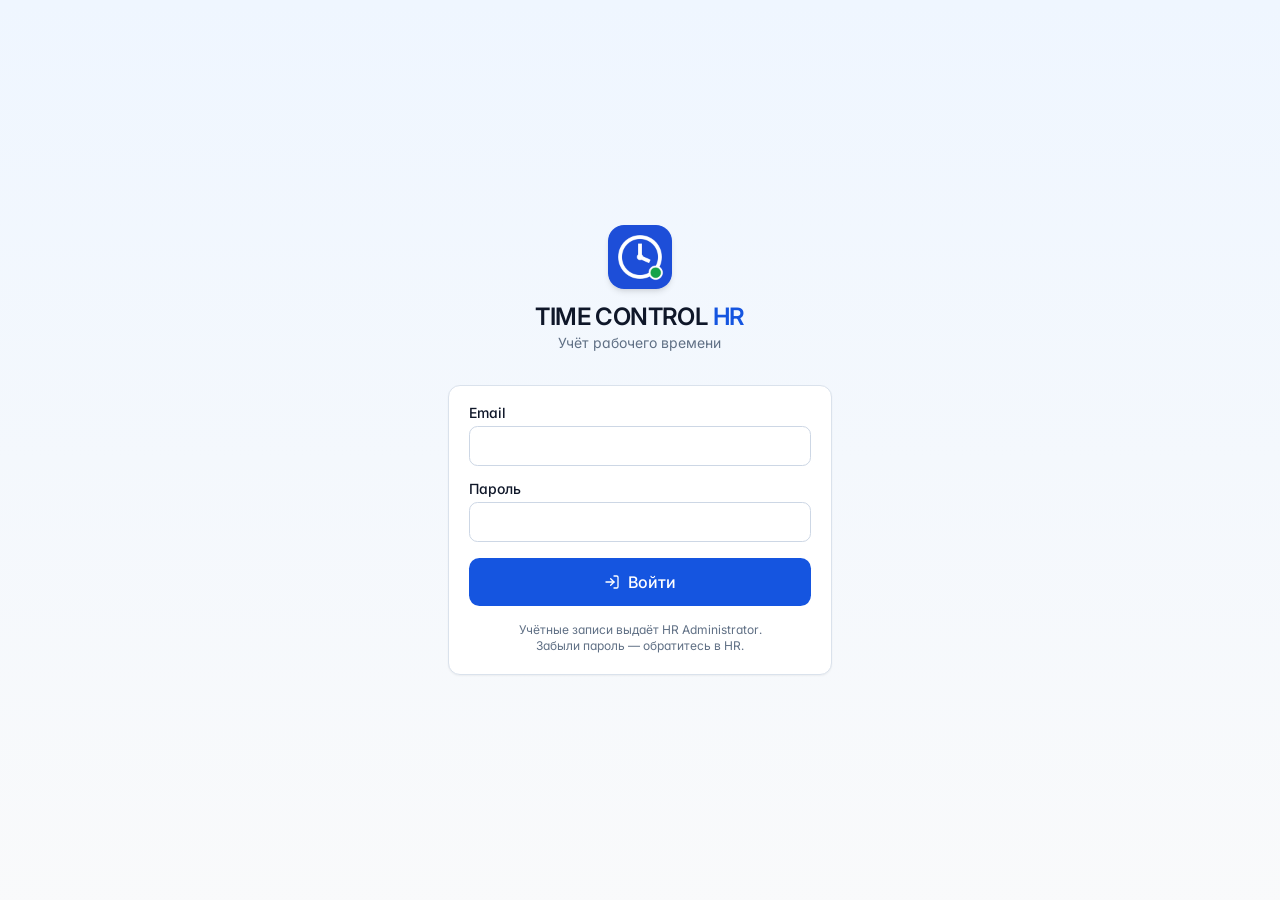
<file: index.html>
<!doctype html>
<html lang="ru">
  <head>
    <meta charset="UTF-8" />
    <meta name="viewport" content="width=device-width, initial-scale=1.0, viewport-fit=cover" />
    <meta name="theme-color" content="#1d4ed8" />
    <meta name="apple-mobile-web-app-capable" content="yes" />
    <meta name="apple-mobile-web-app-status-bar-style" content="default" />
    <meta name="apple-mobile-web-app-title" content="Time Control" />
    <link rel="manifest" href="/manifest.webmanifest" />
    <link rel="icon" type="image/png" href="/icons/icon-192.png" />
    <link rel="apple-touch-icon" href="/icons/apple-touch-icon.png" />
    <link rel="preconnect" href="https://fonts.googleapis.com" />
    <link href="https://fonts.googleapis.com/css2?family=Inter:wght@400;500;600;700&display=swap" rel="stylesheet" />
    <title>TIME CONTROL HR</title>
    <script type="module" crossorigin src="/index-CXpSJD7t.js"></script>
    <link rel="modulepreload" crossorigin href="/react-lmePvZYK.js">
    <link rel="modulepreload" crossorigin href="/supabase-Bq6blPwG.js">
    <link rel="stylesheet" crossorigin href="/index-PnrCjFMm.css">
  </head>
  <body>
    <div id="root"></div>
  </body>
</html>
</file>
<file: index-PnrCjFMm.css>
.leaflet-pane,.leaflet-tile,.leaflet-marker-icon,.leaflet-marker-shadow,.leaflet-tile-container,.leaflet-pane>svg,.leaflet-pane>canvas,.leaflet-zoom-box,.leaflet-image-layer,.leaflet-layer{position:absolute;left:0;top:0}.leaflet-container{overflow:hidden}.leaflet-tile,.leaflet-marker-icon,.leaflet-marker-shadow{-webkit-user-select:none;-moz-user-select:none;user-select:none;-webkit-user-drag:none}.leaflet-tile::-moz-selection{background:transparent}.leaflet-tile::selection{background:transparent}.leaflet-safari .leaflet-tile{image-rendering:-webkit-optimize-contrast}.leaflet-safari .leaflet-tile-container{width:1600px;height:1600px;-webkit-transform-origin:0 0}.leaflet-marker-icon,.leaflet-marker-shadow{display:block}.leaflet-container .leaflet-overlay-pane svg{max-width:none!important;max-height:none!important}.leaflet-container .leaflet-marker-pane img,.leaflet-container .leaflet-shadow-pane img,.leaflet-container .leaflet-tile-pane img,.leaflet-container img.leaflet-image-layer,.leaflet-container .leaflet-tile{max-width:none!important;max-height:none!important;width:auto;padding:0}.leaflet-container img.leaflet-tile{mix-blend-mode:plus-lighter}.leaflet-container.leaflet-touch-zoom{touch-action:pan-x pan-y}.leaflet-container.leaflet-touch-drag{touch-action:none;touch-action:pinch-zoom}.leaflet-container.leaflet-touch-drag.leaflet-touch-zoom{touch-action:none}.leaflet-container{-webkit-tap-highlight-color:transparent}.leaflet-container a{-webkit-tap-highlight-color:rgba(51,181,229,.4)}.leaflet-tile{filter:inherit;visibility:hidden}.leaflet-tile-loaded{visibility:inherit}.leaflet-zoom-box{width:0;height:0;box-sizing:border-box;z-index:800}.leaflet-overlay-pane svg{-moz-user-select:none}.leaflet-pane{z-index:400}.leaflet-tile-pane{z-index:200}.leaflet-overlay-pane{z-index:400}.leaflet-shadow-pane{z-index:500}.leaflet-marker-pane{z-index:600}.leaflet-tooltip-pane{z-index:650}.leaflet-popup-pane{z-index:700}.leaflet-map-pane canvas{z-index:100}.leaflet-map-pane svg{z-index:200}.leaflet-vml-shape{width:1px;height:1px}.lvml{behavior:url(#default#VML);display:inline-block;position:absolute}.leaflet-control{position:relative;z-index:800;pointer-events:visiblePainted;pointer-events:auto}.leaflet-top,.leaflet-bottom{position:absolute;z-index:1000;pointer-events:none}.leaflet-top{top:0}.leaflet-right{right:0}.leaflet-bottom{bottom:0}.leaflet-left{left:0}.leaflet-control{float:left;clear:both}.leaflet-right .leaflet-control{float:right}.leaflet-top .leaflet-control{margin-top:10px}.leaflet-bottom .leaflet-control{margin-bottom:10px}.leaflet-left .leaflet-control{margin-left:10px}.leaflet-right .leaflet-control{margin-right:10px}.leaflet-fade-anim .leaflet-popup{opacity:0;transition:opacity .2s linear}.leaflet-fade-anim .leaflet-map-pane .leaflet-popup{opacity:1}.leaflet-zoom-animated{transform-origin:0 0}svg.leaflet-zoom-animated{will-change:transform}.leaflet-zoom-anim .leaflet-zoom-animated{transition:transform .25s cubic-bezier(0,0,.25,1)}.leaflet-zoom-anim .leaflet-tile,.leaflet-pan-anim .leaflet-tile{transition:none}.leaflet-zoom-anim .leaflet-zoom-hide{visibility:hidden}.leaflet-interactive{cursor:pointer}.leaflet-grab{cursor:grab}.leaflet-crosshair,.leaflet-crosshair .leaflet-interactive{cursor:crosshair}.leaflet-popup-pane,.leaflet-control{cursor:auto}.leaflet-dragging .leaflet-grab,.leaflet-dragging .leaflet-grab .leaflet-interactive,.leaflet-dragging .leaflet-marker-draggable{cursor:move;cursor:grabbing}.leaflet-marker-icon,.leaflet-marker-shadow,.leaflet-image-layer,.leaflet-pane>svg path,.leaflet-tile-container{pointer-events:none}.leaflet-marker-icon.leaflet-interactive,.leaflet-image-layer.leaflet-interactive,.leaflet-pane>svg path.leaflet-interactive,svg.leaflet-image-layer.leaflet-interactive path{pointer-events:visiblePainted;pointer-events:auto}.leaflet-container{background:#ddd;outline-offset:1px}.leaflet-container a{color:#0078a8}.leaflet-zoom-box{border:2px dotted #38f;background:#ffffff80}.leaflet-container{font-family:Helvetica Neue,Arial,Helvetica,sans-serif;font-size:12px;font-size:.75rem;line-height:1.5}.leaflet-bar{box-shadow:0 1px 5px #000000a6;border-radius:4px}.leaflet-bar a{background-color:#fff;border-bottom:1px solid #ccc;width:26px;height:26px;line-height:26px;display:block;text-align:center;text-decoration:none;color:#000}.leaflet-bar a,.leaflet-control-layers-toggle{background-position:50% 50%;background-repeat:no-repeat;display:block}.leaflet-bar a:hover,.leaflet-bar a:focus{background-color:#f4f4f4}.leaflet-bar a:first-child{border-top-left-radius:4px;border-top-right-radius:4px}.leaflet-bar a:last-child{border-bottom-left-radius:4px;border-bottom-right-radius:4px;border-bottom:none}.leaflet-bar a.leaflet-disabled{cursor:default;background-color:#f4f4f4;color:#bbb}.leaflet-touch .leaflet-bar a{width:30px;height:30px;line-height:30px}.leaflet-touch .leaflet-bar a:first-child{border-top-left-radius:2px;border-top-right-radius:2px}.leaflet-touch .leaflet-bar a:last-child{border-bottom-left-radius:2px;border-bottom-right-radius:2px}.leaflet-control-zoom-in,.leaflet-control-zoom-out{font:700 18px Lucida Console,Monaco,monospace;text-indent:1px}.leaflet-touch .leaflet-control-zoom-in,.leaflet-touch .leaflet-control-zoom-out{font-size:22px}.leaflet-control-layers{box-shadow:0 1px 5px #0006;background:#fff;border-radius:5px}.leaflet-control-layers-toggle{background-image:url([data-uri]);width:36px;height:36px}.leaflet-retina .leaflet-control-layers-toggle{background-image:url([data-uri]);background-size:26px 26px}.leaflet-touch .leaflet-control-layers-toggle{width:44px;height:44px}.leaflet-control-layers .leaflet-control-layers-list,.leaflet-control-layers-expanded .leaflet-control-layers-toggle{display:none}.leaflet-control-layers-expanded .leaflet-control-layers-list{display:block;position:relative}.leaflet-control-layers-expanded{padding:6px 10px 6px 6px;color:#333;background:#fff}.leaflet-control-layers-scrollbar{overflow-y:scroll;overflow-x:hidden;padding-right:5px}.leaflet-control-layers-selector{margin-top:2px;position:relative;top:1px}.leaflet-control-layers label{display:block;font-size:13px;font-size:1.08333em}.leaflet-control-layers-separator{height:0;border-top:1px solid #ddd;margin:5px -10px 5px -6px}.leaflet-default-icon-path{background-image:url([data-uri])}.leaflet-container .leaflet-control-attribution{background:#fff;background:#fffc;margin:0}.leaflet-control-attribution,.leaflet-control-scale-line{padding:0 5px;color:#333;line-height:1.4}.leaflet-control-attribution a{text-decoration:none}.leaflet-control-attribution a:hover,.leaflet-control-attribution a:focus{text-decoration:underline}.leaflet-attribution-flag{display:inline!important;vertical-align:baseline!important;width:1em;height:.6669em}.leaflet-left .leaflet-control-scale{margin-left:5px}.leaflet-bottom .leaflet-control-scale{margin-bottom:5px}.leaflet-control-scale-line{border:2px solid #777;border-top:none;line-height:1.1;padding:2px 5px 1px;white-space:nowrap;box-sizing:border-box;background:#fffc;text-shadow:1px 1px #fff}.leaflet-control-scale-line:not(:first-child){border-top:2px solid #777;border-bottom:none;margin-top:-2px}.leaflet-control-scale-line:not(:first-child):not(:last-child){border-bottom:2px solid #777}.leaflet-touch .leaflet-control-attribution,.leaflet-touch .leaflet-control-layers,.leaflet-touch .leaflet-bar{box-shadow:none}.leaflet-touch .leaflet-control-layers,.leaflet-touch .leaflet-bar{border:2px solid rgba(0,0,0,.2);background-clip:padding-box}.leaflet-popup{position:absolute;text-align:center;margin-bottom:20px}.leaflet-popup-content-wrapper{padding:1px;text-align:left;border-radius:12px}.leaflet-popup-content{margin:13px 24px 13px 20px;line-height:1.3;font-size:13px;font-size:1.08333em;min-height:1px}.leaflet-popup-content p{margin:1.3em 0}.leaflet-popup-tip-container{width:40px;height:20px;position:absolute;left:50%;margin-top:-1px;margin-left:-20px;overflow:hidden;pointer-events:none}.leaflet-popup-tip{width:17px;height:17px;padding:1px;margin:-10px auto 0;pointer-events:auto;transform:rotate(45deg)}.leaflet-popup-content-wrapper,.leaflet-popup-tip{background:#fff;color:#333;box-shadow:0 3px 14px #0006}.leaflet-container a.leaflet-popup-close-button{position:absolute;top:0;right:0;border:none;text-align:center;width:24px;height:24px;font:16px/24px Tahoma,Verdana,sans-serif;color:#757575;text-decoration:none;background:transparent}.leaflet-container a.leaflet-popup-close-button:hover,.leaflet-container a.leaflet-popup-close-button:focus{color:#585858}.leaflet-popup-scrolled{overflow:auto}.leaflet-oldie .leaflet-popup-content-wrapper{-ms-zoom:1}.leaflet-oldie .leaflet-popup-tip{width:24px;margin:0 auto;-ms-filter:"progid:DXImageTransform.Microsoft.Matrix(M11=0.70710678, M12=0.70710678, M21=-0.70710678, M22=0.70710678)";filter:progid:DXImageTransform.Microsoft.Matrix(M11=.70710678,M12=.70710678,M21=-.70710678,M22=.70710678)}.leaflet-oldie .leaflet-control-zoom,.leaflet-oldie .leaflet-control-layers,.leaflet-oldie .leaflet-popup-content-wrapper,.leaflet-oldie .leaflet-popup-tip{border:1px solid #999}.leaflet-div-icon{background:#fff;border:1px solid #666}.leaflet-tooltip{position:absolute;padding:6px;background-color:#fff;border:1px solid #fff;border-radius:3px;color:#222;white-space:nowrap;-webkit-user-select:none;-moz-user-select:none;user-select:none;pointer-events:none;box-shadow:0 1px 3px #0006}.leaflet-tooltip.leaflet-interactive{cursor:pointer;pointer-events:auto}.leaflet-tooltip-top:before,.leaflet-tooltip-bottom:before,.leaflet-tooltip-left:before,.leaflet-tooltip-right:before{position:absolute;pointer-events:none;border:6px solid transparent;background:transparent;content:""}.leaflet-tooltip-bottom{margin-top:6px}.leaflet-tooltip-top{margin-top:-6px}.leaflet-tooltip-bottom:before,.leaflet-tooltip-top:before{left:50%;margin-left:-6px}.leaflet-tooltip-top:before{bottom:0;margin-bottom:-12px;border-top-color:#fff}.leaflet-tooltip-bottom:before{top:0;margin-top:-12px;margin-left:-6px;border-bottom-color:#fff}.leaflet-tooltip-left{margin-left:-6px}.leaflet-tooltip-right{margin-left:6px}.leaflet-tooltip-left:before,.leaflet-tooltip-right:before{top:50%;margin-top:-6px}.leaflet-tooltip-left:before{right:0;margin-right:-12px;border-left-color:#fff}.leaflet-tooltip-right:before{left:0;margin-left:-12px;border-right-color:#fff}@media print{.leaflet-control{-webkit-print-color-adjust:exact;print-color-adjust:exact}}*,:before,:after{--tw-border-spacing-x: 0;--tw-border-spacing-y: 0;--tw-translate-x: 0;--tw-translate-y: 0;--tw-rotate: 0;--tw-skew-x: 0;--tw-skew-y: 0;--tw-scale-x: 1;--tw-scale-y: 1;--tw-pan-x: ;--tw-pan-y: ;--tw-pinch-zoom: ;--tw-scroll-snap-strictness: proximity;--tw-gradient-from-position: ;--tw-gradient-via-position: ;--tw-gradient-to-position: ;--tw-ordinal: ;--tw-slashed-zero: ;--tw-numeric-figure: ;--tw-numeric-spacing: ;--tw-numeric-fraction: ;--tw-ring-inset: ;--tw-ring-offset-width: 0px;--tw-ring-offset-color: #fff;--tw-ring-color: rgb(59 130 246 / .5);--tw-ring-offset-shadow: 0 0 #0000;--tw-ring-shadow: 0 0 #0000;--tw-shadow: 0 0 #0000;--tw-shadow-colored: 0 0 #0000;--tw-blur: ;--tw-brightness: ;--tw-contrast: ;--tw-grayscale: ;--tw-hue-rotate: ;--tw-invert: ;--tw-saturate: ;--tw-sepia: ;--tw-drop-shadow: ;--tw-backdrop-blur: ;--tw-backdrop-brightness: ;--tw-backdrop-contrast: ;--tw-backdrop-grayscale: ;--tw-backdrop-hue-rotate: ;--tw-backdrop-invert: ;--tw-backdrop-opacity: ;--tw-backdrop-saturate: ;--tw-backdrop-sepia: ;--tw-contain-size: ;--tw-contain-layout: ;--tw-contain-paint: ;--tw-contain-style: }::backdrop{--tw-border-spacing-x: 0;--tw-border-spacing-y: 0;--tw-translate-x: 0;--tw-translate-y: 0;--tw-rotate: 0;--tw-skew-x: 0;--tw-skew-y: 0;--tw-scale-x: 1;--tw-scale-y: 1;--tw-pan-x: ;--tw-pan-y: ;--tw-pinch-zoom: ;--tw-scroll-snap-strictness: proximity;--tw-gradient-from-position: ;--tw-gradient-via-position: ;--tw-gradient-to-position: ;--tw-ordinal: ;--tw-slashed-zero: ;--tw-numeric-figure: ;--tw-numeric-spacing: ;--tw-numeric-fraction: ;--tw-ring-inset: ;--tw-ring-offset-width: 0px;--tw-ring-offset-color: #fff;--tw-ring-color: rgb(59 130 246 / .5);--tw-ring-offset-shadow: 0 0 #0000;--tw-ring-shadow: 0 0 #0000;--tw-shadow: 0 0 #0000;--tw-shadow-colored: 0 0 #0000;--tw-blur: ;--tw-brightness: ;--tw-contrast: ;--tw-grayscale: ;--tw-hue-rotate: ;--tw-invert: ;--tw-saturate: ;--tw-sepia: ;--tw-drop-shadow: ;--tw-backdrop-blur: ;--tw-backdrop-brightness: ;--tw-backdrop-contrast: ;--tw-backdrop-grayscale: ;--tw-backdrop-hue-rotate: ;--tw-backdrop-invert: ;--tw-backdrop-opacity: ;--tw-backdrop-saturate: ;--tw-backdrop-sepia: ;--tw-contain-size: ;--tw-contain-layout: ;--tw-contain-paint: ;--tw-contain-style: }*,:before,:after{box-sizing:border-box;border-width:0;border-style:solid;border-color:#e5e7eb}:before,:after{--tw-content: ""}html,:host{line-height:1.5;-webkit-text-size-adjust:100%;-moz-tab-size:4;-o-tab-size:4;tab-size:4;font-family:Inter,system-ui,-apple-system,Segoe UI,Roboto,sans-serif;font-feature-settings:normal;font-variation-settings:normal;-webkit-tap-highlight-color:transparent}body{margin:0;line-height:inherit}hr{height:0;color:inherit;border-top-width:1px}abbr:where([title]){-webkit-text-decoration:underline dotted;text-decoration:underline dotted}h1,h2,h3,h4,h5,h6{font-size:inherit;font-weight:inherit}a{color:inherit;text-decoration:inherit}b,strong{font-weight:bolder}code,kbd,samp,pre{font-family:ui-monospace,SFMono-Regular,Menlo,Monaco,Consolas,Liberation Mono,Courier New,monospace;font-feature-settings:normal;font-variation-settings:normal;font-size:1em}small{font-size:80%}sub,sup{font-size:75%;line-height:0;position:relative;vertical-align:baseline}sub{bottom:-.25em}sup{top:-.5em}table{text-indent:0;border-color:inherit;border-collapse:collapse}button,input,optgroup,select,textarea{font-family:inherit;font-feature-settings:inherit;font-variation-settings:inherit;font-size:100%;font-weight:inherit;line-height:inherit;letter-spacing:inherit;color:inherit;margin:0;padding:0}button,select{text-transform:none}button,input:where([type=button]),input:where([type=reset]),input:where([type=submit]){-webkit-appearance:button;background-color:transparent;background-image:none}:-moz-focusring{outline:auto}:-moz-ui-invalid{box-shadow:none}progress{vertical-align:baseline}::-webkit-inner-spin-button,::-webkit-outer-spin-button{height:auto}[type=search]{-webkit-appearance:textfield;outline-offset:-2px}::-webkit-search-decoration{-webkit-appearance:none}::-webkit-file-upload-button{-webkit-appearance:button;font:inherit}summary{display:list-item}blockquote,dl,dd,h1,h2,h3,h4,h5,h6,hr,figure,p,pre{margin:0}fieldset{margin:0;padding:0}legend{padding:0}ol,ul,menu{list-style:none;margin:0;padding:0}dialog{padding:0}textarea{resize:vertical}input::-moz-placeholder,textarea::-moz-placeholder{opacity:1;color:#9ca3af}input::placeholder,textarea::placeholder{opacity:1;color:#9ca3af}button,[role=button]{cursor:pointer}:disabled{cursor:default}img,svg,video,canvas,audio,iframe,embed,object{display:block;vertical-align:middle}img,video{max-width:100%;height:auto}[hidden]:where(:not([hidden=until-found])){display:none}:root{--background: 210 20% 98%;--foreground: 222 47% 11%;--card: 0 0% 100%;--card-foreground: 222 47% 11%;--primary: 221 83% 48%;--primary-foreground: 0 0% 100%;--secondary: 214 32% 94%;--secondary-foreground: 222 47% 11%;--muted: 210 40% 96%;--muted-foreground: 215 16% 45%;--accent: 214 95% 96%;--accent-foreground: 221 83% 40%;--destructive: 0 72% 51%;--destructive-foreground: 0 0% 100%;--success: 142 72% 34%;--success-foreground: 0 0% 100%;--warning: 32 95% 44%;--warning-foreground: 0 0% 100%;--border: 214 32% 89%;--input: 214 32% 85%;--ring: 221 83% 53%;--radius: .65rem}*{border-color:hsl(var(--border))}html{-webkit-tap-highlight-color:transparent}body{background-color:hsl(var(--background));color:hsl(var(--foreground));-webkit-font-smoothing:antialiased;-moz-osx-font-smoothing:grayscale;font-feature-settings:"tnum" 1,"cv11" 1}.tabular{font-variant-numeric:tabular-nums}.sr-only{position:absolute;width:1px;height:1px;padding:0;margin:-1px;overflow:hidden;clip:rect(0,0,0,0);white-space:nowrap;border-width:0}.pointer-events-none{pointer-events:none}.fixed{position:fixed}.absolute{position:absolute}.relative{position:relative}.sticky{position:sticky}.inset-0{top:0;right:0;bottom:0;left:0}.inset-x-0{left:0;right:0}.inset-y-0{top:0;bottom:0}.bottom-0{bottom:0}.bottom-2{bottom:.5rem}.left-0{left:0}.left-2{left:.5rem}.left-3{left:.75rem}.right-1{right:.25rem}.top-0{top:0}.top-1{top:.25rem}.top-1\/2{top:50%}.z-20{z-index:20}.z-30{z-index:30}.z-50{z-index:50}.z-\[1000\]{z-index:1000}.z-\[1001\]{z-index:1001}.z-\[500\]{z-index:500}.col-span-2{grid-column:span 2 / span 2}.-mx-1{margin-left:-.25rem;margin-right:-.25rem}.mx-auto{margin-left:auto;margin-right:auto}.mb-1{margin-bottom:.25rem}.mb-2{margin-bottom:.5rem}.mb-3{margin-bottom:.75rem}.mb-4{margin-bottom:1rem}.mb-5{margin-bottom:1.25rem}.mb-8{margin-bottom:2rem}.ml-1{margin-left:.25rem}.ml-2{margin-left:.5rem}.mt-0\.5{margin-top:.125rem}.mt-1{margin-top:.25rem}.mt-1\.5{margin-top:.375rem}.mt-2{margin-top:.5rem}.mt-3{margin-top:.75rem}.mt-4{margin-top:1rem}.block{display:block}.flex{display:flex}.inline-flex{display:inline-flex}.table{display:table}.grid{display:grid}.contents{display:contents}.hidden{display:none}.aspect-square{aspect-ratio:1 / 1}.\!size-6{width:1.5rem!important;height:1.5rem!important}.h-10{height:2.5rem}.h-11{height:2.75rem}.h-12{height:3rem}.h-14{height:3.5rem}.h-16{height:4rem}.h-2{height:.5rem}.h-2\.5{height:.625rem}.h-3{height:.75rem}.h-3\.5{height:.875rem}.h-4{height:1rem}.h-44{height:11rem}.h-5{height:1.25rem}.h-7{height:1.75rem}.h-72{height:18rem}.h-8{height:2rem}.h-9{height:2.25rem}.h-full{height:100%}.max-h-44{max-height:11rem}.max-h-64{max-height:16rem}.max-h-80{max-height:20rem}.max-h-\[92dvh\]{max-height:92dvh}.min-h-\[80px\]{min-height:80px}.min-h-dvh{min-height:100dvh}.w-11{width:2.75rem}.w-16{width:4rem}.w-28{width:7rem}.w-3{width:.75rem}.w-3\.5{width:.875rem}.w-4{width:1rem}.w-40{width:10rem}.w-44{width:11rem}.w-5{width:1.25rem}.w-6{width:1.5rem}.w-64{width:16rem}.w-7{width:1.75rem}.w-72{width:18rem}.w-8{width:2rem}.w-9{width:2.25rem}.w-fit{width:-moz-fit-content;width:fit-content}.w-full{width:100%}.min-w-0{min-width:0px}.min-w-4{min-width:1rem}.max-w-3xl{max-width:48rem}.max-w-4xl{max-width:56rem}.max-w-7xl{max-width:80rem}.max-w-\[85vw\]{max-width:85vw}.max-w-full{max-width:100%}.max-w-lg{max-width:32rem}.max-w-md{max-width:28rem}.max-w-sm{max-width:24rem}.max-w-xs{max-width:20rem}.flex-1{flex:1 1 0%}.shrink-0{flex-shrink:0}.caption-bottom{caption-side:bottom}.-translate-y-1\/2{--tw-translate-y: -50%;transform:translate(var(--tw-translate-x),var(--tw-translate-y)) rotate(var(--tw-rotate)) skew(var(--tw-skew-x)) skewY(var(--tw-skew-y)) scaleX(var(--tw-scale-x)) scaleY(var(--tw-scale-y))}@keyframes pulse{50%{opacity:.5}}.animate-pulse{animation:pulse 2s cubic-bezier(.4,0,.6,1) infinite}@keyframes spin{to{transform:rotate(360deg)}}.animate-spin{animation:spin 1s linear infinite}.cursor-pointer{cursor:pointer}.grid-cols-2{grid-template-columns:repeat(2,minmax(0,1fr))}.grid-cols-4{grid-template-columns:repeat(4,minmax(0,1fr))}.grid-cols-7{grid-template-columns:repeat(7,minmax(0,1fr))}.flex-col{flex-direction:column}.flex-wrap{flex-wrap:wrap}.items-start{align-items:flex-start}.items-end{align-items:flex-end}.items-center{align-items:center}.items-baseline{align-items:baseline}.justify-end{justify-content:flex-end}.justify-center{justify-content:center}.justify-between{justify-content:space-between}.justify-items-center{justify-items:center}.gap-0\.5{gap:.125rem}.gap-1{gap:.25rem}.gap-1\.5{gap:.375rem}.gap-2{gap:.5rem}.gap-3{gap:.75rem}.gap-4{gap:1rem}.gap-5{gap:1.25rem}.gap-x-4{-moz-column-gap:1rem;column-gap:1rem}.gap-x-5{-moz-column-gap:1.25rem;column-gap:1.25rem}.gap-y-1{row-gap:.25rem}.gap-y-2{row-gap:.5rem}.gap-y-3{row-gap:.75rem}.divide-y>:not([hidden])~:not([hidden]){--tw-divide-y-reverse: 0;border-top-width:calc(1px * calc(1 - var(--tw-divide-y-reverse)));border-bottom-width:calc(1px * var(--tw-divide-y-reverse))}.overflow-auto{overflow:auto}.overflow-hidden{overflow:hidden}.overflow-x-auto{overflow-x:auto}.overflow-y-auto{overflow-y:auto}.truncate{overflow:hidden;text-overflow:ellipsis;white-space:nowrap}.whitespace-normal{white-space:normal}.whitespace-nowrap{white-space:nowrap}.whitespace-pre-wrap{white-space:pre-wrap}.rounded{border-radius:.25rem}.rounded-2xl{border-radius:1rem}.rounded-full{border-radius:9999px}.rounded-lg{border-radius:var(--radius)}.rounded-md{border-radius:calc(var(--radius) - 2px)}.rounded-sm{border-radius:calc(var(--radius) - 4px)}.rounded-xl{border-radius:.75rem}.rounded-t-xl{border-top-left-radius:.75rem;border-top-right-radius:.75rem}.border{border-width:1px}.border-b{border-bottom-width:1px}.border-r{border-right-width:1px}.border-t{border-top-width:1px}.border-dashed{border-style:dashed}.border-amber-200{--tw-border-opacity: 1;border-color:rgb(253 230 138 / var(--tw-border-opacity, 1))}.border-amber-300{--tw-border-opacity: 1;border-color:rgb(252 211 77 / var(--tw-border-opacity, 1))}.border-green-200{--tw-border-opacity: 1;border-color:rgb(187 247 208 / var(--tw-border-opacity, 1))}.border-input{border-color:hsl(var(--input))}.border-primary{border-color:hsl(var(--primary))}.border-red-200{--tw-border-opacity: 1;border-color:rgb(254 202 202 / var(--tw-border-opacity, 1))}.bg-accent{background-color:hsl(var(--accent))}.bg-accent\/40{background-color:hsl(var(--accent) / .4)}.bg-amber-400{--tw-bg-opacity: 1;background-color:rgb(251 191 36 / var(--tw-bg-opacity, 1))}.bg-amber-50{--tw-bg-opacity: 1;background-color:rgb(255 251 235 / var(--tw-bg-opacity, 1))}.bg-blue-50{--tw-bg-opacity: 1;background-color:rgb(239 246 255 / var(--tw-bg-opacity, 1))}.bg-blue-500{--tw-bg-opacity: 1;background-color:rgb(59 130 246 / var(--tw-bg-opacity, 1))}.bg-card{background-color:hsl(var(--card))}.bg-card\/90{background-color:hsl(var(--card) / .9)}.bg-destructive{background-color:hsl(var(--destructive))}.bg-green-50{--tw-bg-opacity: 1;background-color:rgb(240 253 244 / var(--tw-bg-opacity, 1))}.bg-green-500{--tw-bg-opacity: 1;background-color:rgb(34 197 94 / var(--tw-bg-opacity, 1))}.bg-muted{background-color:hsl(var(--muted))}.bg-muted\/30{background-color:hsl(var(--muted) / .3)}.bg-muted\/50{background-color:hsl(var(--muted) / .5)}.bg-primary{background-color:hsl(var(--primary))}.bg-red-50{--tw-bg-opacity: 1;background-color:rgb(254 242 242 / var(--tw-bg-opacity, 1))}.bg-red-500{--tw-bg-opacity: 1;background-color:rgb(239 68 68 / var(--tw-bg-opacity, 1))}.bg-secondary{background-color:hsl(var(--secondary))}.bg-slate-100{--tw-bg-opacity: 1;background-color:rgb(241 245 249 / var(--tw-bg-opacity, 1))}.bg-slate-200{--tw-bg-opacity: 1;background-color:rgb(226 232 240 / var(--tw-bg-opacity, 1))}.bg-slate-900\/40{background-color:#0f172a66}.bg-success{background-color:hsl(var(--success))}.bg-white{--tw-bg-opacity: 1;background-color:rgb(255 255 255 / var(--tw-bg-opacity, 1))}.bg-white\/90{background-color:#ffffffe6}.bg-gradient-to-b{background-image:linear-gradient(to bottom,var(--tw-gradient-stops))}.bg-gradient-to-br{background-image:linear-gradient(to bottom right,var(--tw-gradient-stops))}.from-blue-50{--tw-gradient-from: #eff6ff var(--tw-gradient-from-position);--tw-gradient-to: rgb(239 246 255 / 0) var(--tw-gradient-to-position);--tw-gradient-stops: var(--tw-gradient-from), var(--tw-gradient-to)}.from-blue-700{--tw-gradient-from: #1d4ed8 var(--tw-gradient-from-position);--tw-gradient-to: rgb(29 78 216 / 0) var(--tw-gradient-to-position);--tw-gradient-stops: var(--tw-gradient-from), var(--tw-gradient-to)}.to-background{--tw-gradient-to: hsl(var(--background)) var(--tw-gradient-to-position)}.to-blue-600{--tw-gradient-to: #2563eb var(--tw-gradient-to-position)}.p-1{padding:.25rem}.p-2{padding:.5rem}.p-3{padding:.75rem}.p-4{padding:1rem}.p-5{padding:1.25rem}.p-6{padding:1.5rem}.px-1{padding-left:.25rem;padding-right:.25rem}.px-2{padding-left:.5rem;padding-right:.5rem}.px-3{padding-left:.75rem;padding-right:.75rem}.px-4{padding-left:1rem;padding-right:1rem}.px-5{padding-left:1.25rem;padding-right:1.25rem}.px-6{padding-left:1.5rem;padding-right:1.5rem}.py-0\.5{padding-top:.125rem;padding-bottom:.125rem}.py-1{padding-top:.25rem;padding-bottom:.25rem}.py-1\.5{padding-top:.375rem;padding-bottom:.375rem}.py-12{padding-top:3rem;padding-bottom:3rem}.py-2{padding-top:.5rem;padding-bottom:.5rem}.py-2\.5{padding-top:.625rem;padding-bottom:.625rem}.py-3{padding-top:.75rem;padding-bottom:.75rem}.pb-1{padding-bottom:.25rem}.pb-2{padding-bottom:.5rem}.pb-24{padding-bottom:6rem}.pl-9{padding-left:2.25rem}.pr-8{padding-right:2rem}.pt-0{padding-top:0}.pt-1{padding-top:.25rem}.pt-20{padding-top:5rem}.pt-4{padding-top:1rem}.pt-5{padding-top:1.25rem}.text-left{text-align:left}.text-center{text-align:center}.text-right{text-align:right}.align-middle{vertical-align:middle}.text-2xl{font-size:1.5rem;line-height:2rem}.text-4xl{font-size:2.25rem;line-height:2.5rem}.text-\[10px\]{font-size:10px}.text-\[11px\]{font-size:11px}.text-base{font-size:1rem;line-height:1.5rem}.text-lg{font-size:1.125rem;line-height:1.75rem}.text-sm{font-size:.875rem;line-height:1.25rem}.text-xl{font-size:1.25rem;line-height:1.75rem}.text-xs{font-size:.75rem;line-height:1rem}.font-medium{font-weight:500}.font-normal{font-weight:400}.font-semibold{font-weight:600}.uppercase{text-transform:uppercase}.leading-none{line-height:1}.leading-tight{line-height:1.25}.tracking-tight{letter-spacing:-.025em}.tracking-wide{letter-spacing:.025em}.text-accent-foreground{color:hsl(var(--accent-foreground))}.text-amber-600{--tw-text-opacity: 1;color:rgb(217 119 6 / var(--tw-text-opacity, 1))}.text-amber-700{--tw-text-opacity: 1;color:rgb(180 83 9 / var(--tw-text-opacity, 1))}.text-amber-800{--tw-text-opacity: 1;color:rgb(146 64 14 / var(--tw-text-opacity, 1))}.text-amber-900{--tw-text-opacity: 1;color:rgb(120 53 15 / var(--tw-text-opacity, 1))}.text-amber-950{--tw-text-opacity: 1;color:rgb(69 26 3 / var(--tw-text-opacity, 1))}.text-blue-100{--tw-text-opacity: 1;color:rgb(219 234 254 / var(--tw-text-opacity, 1))}.text-blue-700{--tw-text-opacity: 1;color:rgb(29 78 216 / var(--tw-text-opacity, 1))}.text-card-foreground{color:hsl(var(--card-foreground))}.text-destructive-foreground{color:hsl(var(--destructive-foreground))}.text-foreground{color:hsl(var(--foreground))}.text-green-700{--tw-text-opacity: 1;color:rgb(21 128 61 / var(--tw-text-opacity, 1))}.text-green-800{--tw-text-opacity: 1;color:rgb(22 101 52 / var(--tw-text-opacity, 1))}.text-muted-foreground{color:hsl(var(--muted-foreground))}.text-primary{color:hsl(var(--primary))}.text-primary-foreground{color:hsl(var(--primary-foreground))}.text-red-600{--tw-text-opacity: 1;color:rgb(220 38 38 / var(--tw-text-opacity, 1))}.text-red-700{--tw-text-opacity: 1;color:rgb(185 28 28 / var(--tw-text-opacity, 1))}.text-secondary-foreground{color:hsl(var(--secondary-foreground))}.text-slate-400{--tw-text-opacity: 1;color:rgb(148 163 184 / var(--tw-text-opacity, 1))}.text-slate-500{--tw-text-opacity: 1;color:rgb(100 116 139 / var(--tw-text-opacity, 1))}.text-slate-600{--tw-text-opacity: 1;color:rgb(71 85 105 / var(--tw-text-opacity, 1))}.text-success-foreground{color:hsl(var(--success-foreground))}.text-white{--tw-text-opacity: 1;color:rgb(255 255 255 / var(--tw-text-opacity, 1))}.underline{text-decoration-line:underline}.underline-offset-4{text-underline-offset:4px}.accent-\[hsl\(var\(--primary\)\)\]{accent-color:hsl(var(--primary))}.opacity-40{opacity:.4}.opacity-60{opacity:.6}.opacity-80{opacity:.8}.shadow{--tw-shadow: 0 1px 3px 0 rgb(0 0 0 / .1), 0 1px 2px -1px rgb(0 0 0 / .1);--tw-shadow-colored: 0 1px 3px 0 var(--tw-shadow-color), 0 1px 2px -1px var(--tw-shadow-color);box-shadow:var(--tw-ring-offset-shadow, 0 0 #0000),var(--tw-ring-shadow, 0 0 #0000),var(--tw-shadow)}.shadow-md{--tw-shadow: 0 4px 6px -1px rgb(0 0 0 / .1), 0 2px 4px -2px rgb(0 0 0 / .1);--tw-shadow-colored: 0 4px 6px -1px var(--tw-shadow-color), 0 2px 4px -2px var(--tw-shadow-color);box-shadow:var(--tw-ring-offset-shadow, 0 0 #0000),var(--tw-ring-shadow, 0 0 #0000),var(--tw-shadow)}.shadow-sm{--tw-shadow: 0 1px 2px 0 rgb(0 0 0 / .05);--tw-shadow-colored: 0 1px 2px 0 var(--tw-shadow-color);box-shadow:var(--tw-ring-offset-shadow, 0 0 #0000),var(--tw-ring-shadow, 0 0 #0000),var(--tw-shadow)}.shadow-xl{--tw-shadow: 0 20px 25px -5px rgb(0 0 0 / .1), 0 8px 10px -6px rgb(0 0 0 / .1);--tw-shadow-colored: 0 20px 25px -5px var(--tw-shadow-color), 0 8px 10px -6px var(--tw-shadow-color);box-shadow:var(--tw-ring-offset-shadow, 0 0 #0000),var(--tw-ring-shadow, 0 0 #0000),var(--tw-shadow)}.outline{outline-style:solid}.ring-1{--tw-ring-offset-shadow: var(--tw-ring-inset) 0 0 0 var(--tw-ring-offset-width) var(--tw-ring-offset-color);--tw-ring-shadow: var(--tw-ring-inset) 0 0 0 calc(1px + var(--tw-ring-offset-width)) var(--tw-ring-color);box-shadow:var(--tw-ring-offset-shadow),var(--tw-ring-shadow),var(--tw-shadow, 0 0 #0000)}.ring-2{--tw-ring-offset-shadow: var(--tw-ring-inset) 0 0 0 var(--tw-ring-offset-width) var(--tw-ring-offset-color);--tw-ring-shadow: var(--tw-ring-inset) 0 0 0 calc(2px + var(--tw-ring-offset-width)) var(--tw-ring-color);box-shadow:var(--tw-ring-offset-shadow),var(--tw-ring-shadow),var(--tw-shadow, 0 0 #0000)}.ring-inset{--tw-ring-inset: inset}.ring-amber-600\/25{--tw-ring-color: rgb(217 119 6 / .25)}.ring-blue-600\/20{--tw-ring-color: rgb(37 99 235 / .2)}.ring-foreground{--tw-ring-color: hsl(var(--foreground))}.ring-green-600\/20{--tw-ring-color: rgb(22 163 74 / .2)}.ring-primary{--tw-ring-color: hsl(var(--primary))}.ring-red-600\/20{--tw-ring-color: rgb(220 38 38 / .2)}.ring-slate-200{--tw-ring-opacity: 1;--tw-ring-color: rgb(226 232 240 / var(--tw-ring-opacity, 1))}.ring-slate-500\/15{--tw-ring-color: rgb(100 116 139 / .15)}.ring-offset-1{--tw-ring-offset-width: 1px}.filter{filter:var(--tw-blur) var(--tw-brightness) var(--tw-contrast) var(--tw-grayscale) var(--tw-hue-rotate) var(--tw-invert) var(--tw-saturate) var(--tw-sepia) var(--tw-drop-shadow)}.backdrop-blur{--tw-backdrop-blur: blur(8px);-webkit-backdrop-filter:var(--tw-backdrop-blur) var(--tw-backdrop-brightness) var(--tw-backdrop-contrast) var(--tw-backdrop-grayscale) var(--tw-backdrop-hue-rotate) var(--tw-backdrop-invert) var(--tw-backdrop-opacity) var(--tw-backdrop-saturate) var(--tw-backdrop-sepia);backdrop-filter:var(--tw-backdrop-blur) var(--tw-backdrop-brightness) var(--tw-backdrop-contrast) var(--tw-backdrop-grayscale) var(--tw-backdrop-hue-rotate) var(--tw-backdrop-invert) var(--tw-backdrop-opacity) var(--tw-backdrop-saturate) var(--tw-backdrop-sepia)}.backdrop-blur-\[1px\]{--tw-backdrop-blur: blur(1px);-webkit-backdrop-filter:var(--tw-backdrop-blur) var(--tw-backdrop-brightness) var(--tw-backdrop-contrast) var(--tw-backdrop-grayscale) var(--tw-backdrop-hue-rotate) var(--tw-backdrop-invert) var(--tw-backdrop-opacity) var(--tw-backdrop-saturate) var(--tw-backdrop-sepia);backdrop-filter:var(--tw-backdrop-blur) var(--tw-backdrop-brightness) var(--tw-backdrop-contrast) var(--tw-backdrop-grayscale) var(--tw-backdrop-hue-rotate) var(--tw-backdrop-invert) var(--tw-backdrop-opacity) var(--tw-backdrop-saturate) var(--tw-backdrop-sepia)}.transition{transition-property:color,background-color,border-color,text-decoration-color,fill,stroke,opacity,box-shadow,transform,filter,backdrop-filter;transition-timing-function:cubic-bezier(.4,0,.2,1);transition-duration:.15s}.transition-colors{transition-property:color,background-color,border-color,text-decoration-color,fill,stroke;transition-timing-function:cubic-bezier(.4,0,.2,1);transition-duration:.15s}.safe-bottom{padding-bottom:env(safe-area-inset-bottom)}.leaflet-container{font:inherit}.placeholder\:text-muted-foreground::-moz-placeholder{color:hsl(var(--muted-foreground))}.placeholder\:text-muted-foreground::placeholder{color:hsl(var(--muted-foreground))}.last\:border-0:last-child{border-width:0px}.hover\:scale-105:hover{--tw-scale-x: 1.05;--tw-scale-y: 1.05;transform:translate(var(--tw-translate-x),var(--tw-translate-y)) rotate(var(--tw-rotate)) skew(var(--tw-skew-x)) skewY(var(--tw-skew-y)) scaleX(var(--tw-scale-x)) scaleY(var(--tw-scale-y))}.hover\:border-primary\/50:hover{border-color:hsl(var(--primary) / .5)}.hover\:bg-accent:hover{background-color:hsl(var(--accent))}.hover\:bg-destructive\/90:hover{background-color:hsl(var(--destructive) / .9)}.hover\:bg-muted:hover{background-color:hsl(var(--muted))}.hover\:bg-muted\/30:hover{background-color:hsl(var(--muted) / .3)}.hover\:bg-muted\/40:hover{background-color:hsl(var(--muted) / .4)}.hover\:bg-primary\/90:hover{background-color:hsl(var(--primary) / .9)}.hover\:bg-secondary\/80:hover{background-color:hsl(var(--secondary) / .8)}.hover\:bg-success\/90:hover{background-color:hsl(var(--success) / .9)}.hover\:text-foreground:hover{color:hsl(var(--foreground))}.hover\:underline:hover{text-decoration-line:underline}.focus-visible\:outline-none:focus-visible{outline:2px solid transparent;outline-offset:2px}.focus-visible\:ring-2:focus-visible{--tw-ring-offset-shadow: var(--tw-ring-inset) 0 0 0 var(--tw-ring-offset-width) var(--tw-ring-offset-color);--tw-ring-shadow: var(--tw-ring-inset) 0 0 0 calc(2px + var(--tw-ring-offset-width)) var(--tw-ring-color);box-shadow:var(--tw-ring-offset-shadow),var(--tw-ring-shadow),var(--tw-shadow, 0 0 #0000)}.focus-visible\:ring-ring:focus-visible{--tw-ring-color: hsl(var(--ring))}.focus-visible\:ring-offset-2:focus-visible{--tw-ring-offset-width: 2px}.enabled\:hover\:border-primary\/40:hover:enabled{border-color:hsl(var(--primary) / .4)}.disabled\:pointer-events-none:disabled{pointer-events:none}.disabled\:cursor-not-allowed:disabled{cursor:not-allowed}.disabled\:opacity-50:disabled{opacity:.5}.group:hover .group-hover\:text-primary{color:hsl(var(--primary))}@media (min-width: 640px){.sm\:inset-auto{inset:auto}.sm\:left-1\/2{left:50%}.sm\:top-1\/2{top:50%}.sm\:col-span-2{grid-column:span 2 / span 2}.sm\:col-span-3{grid-column:span 3 / span 3}.sm\:block{display:block}.sm\:hidden{display:none}.sm\:w-44{width:11rem}.sm\:w-52{width:13rem}.sm\:w-56{width:14rem}.sm\:w-60{width:15rem}.sm\:w-64{width:16rem}.sm\:w-72{width:18rem}.sm\:w-80{width:20rem}.sm\:w-fit{width:-moz-fit-content;width:fit-content}.sm\:w-full{width:100%}.sm\:max-w-3xl{max-width:48rem}.sm\:max-w-lg{max-width:32rem}.sm\:flex-1{flex:1 1 0%}.sm\:-translate-x-1\/2{--tw-translate-x: -50%;transform:translate(var(--tw-translate-x),var(--tw-translate-y)) rotate(var(--tw-rotate)) skew(var(--tw-skew-x)) skewY(var(--tw-skew-y)) scaleX(var(--tw-scale-x)) scaleY(var(--tw-scale-y))}.sm\:-translate-y-1\/2{--tw-translate-y: -50%;transform:translate(var(--tw-translate-x),var(--tw-translate-y)) rotate(var(--tw-rotate)) skew(var(--tw-skew-x)) skewY(var(--tw-skew-y)) scaleX(var(--tw-scale-x)) scaleY(var(--tw-scale-y))}.sm\:grid-cols-2{grid-template-columns:repeat(2,minmax(0,1fr))}.sm\:grid-cols-3{grid-template-columns:repeat(3,minmax(0,1fr))}.sm\:grid-cols-4{grid-template-columns:repeat(4,minmax(0,1fr))}.sm\:flex-row{flex-direction:row}.sm\:items-end{align-items:flex-end}.sm\:items-center{align-items:center}.sm\:justify-between{justify-content:space-between}.sm\:rounded-xl{border-radius:.75rem}.sm\:p-4{padding:1rem}.sm\:p-5{padding:1.25rem}.sm\:pt-0{padding-top:0}.sm\:pt-4{padding-top:1rem}.sm\:text-2xl{font-size:1.5rem;line-height:2rem}}@media (min-width: 768px){.md\:grid-cols-2{grid-template-columns:repeat(2,minmax(0,1fr))}.md\:grid-cols-3{grid-template-columns:repeat(3,minmax(0,1fr))}}@media (min-width: 1024px){.lg\:ml-auto{margin-left:auto}.lg\:flex{display:flex}.lg\:hidden{display:none}.lg\:h-16{height:4rem}.lg\:w-44{width:11rem}.lg\:w-56{width:14rem}.lg\:w-64{width:16rem}.lg\:w-72{width:18rem}.lg\:grid-cols-2{grid-template-columns:repeat(2,minmax(0,1fr))}.lg\:grid-cols-4{grid-template-columns:repeat(4,minmax(0,1fr))}.lg\:grid-cols-6{grid-template-columns:repeat(6,minmax(0,1fr))}.lg\:flex-row{flex-direction:row}.lg\:items-center{align-items:center}.lg\:px-8{padding-left:2rem;padding-right:2rem}.lg\:pb-10{padding-bottom:2.5rem}.lg\:pl-64{padding-left:16rem}.lg\:pt-8{padding-top:2rem}}.\[\&_svg\]\:size-4 svg{width:1rem;height:1rem}.\[\&_svg\]\:h-4 svg{height:1rem}.\[\&_svg\]\:h-6 svg{height:1.5rem}.\[\&_svg\]\:w-4 svg{width:1rem}.\[\&_svg\]\:w-6 svg{width:1.5rem}.\[\&_svg\]\:shrink-0 svg{flex-shrink:0}.\[\&_tr\:last-child\]\:border-0 tr:last-child{border-width:0px}
</file>
